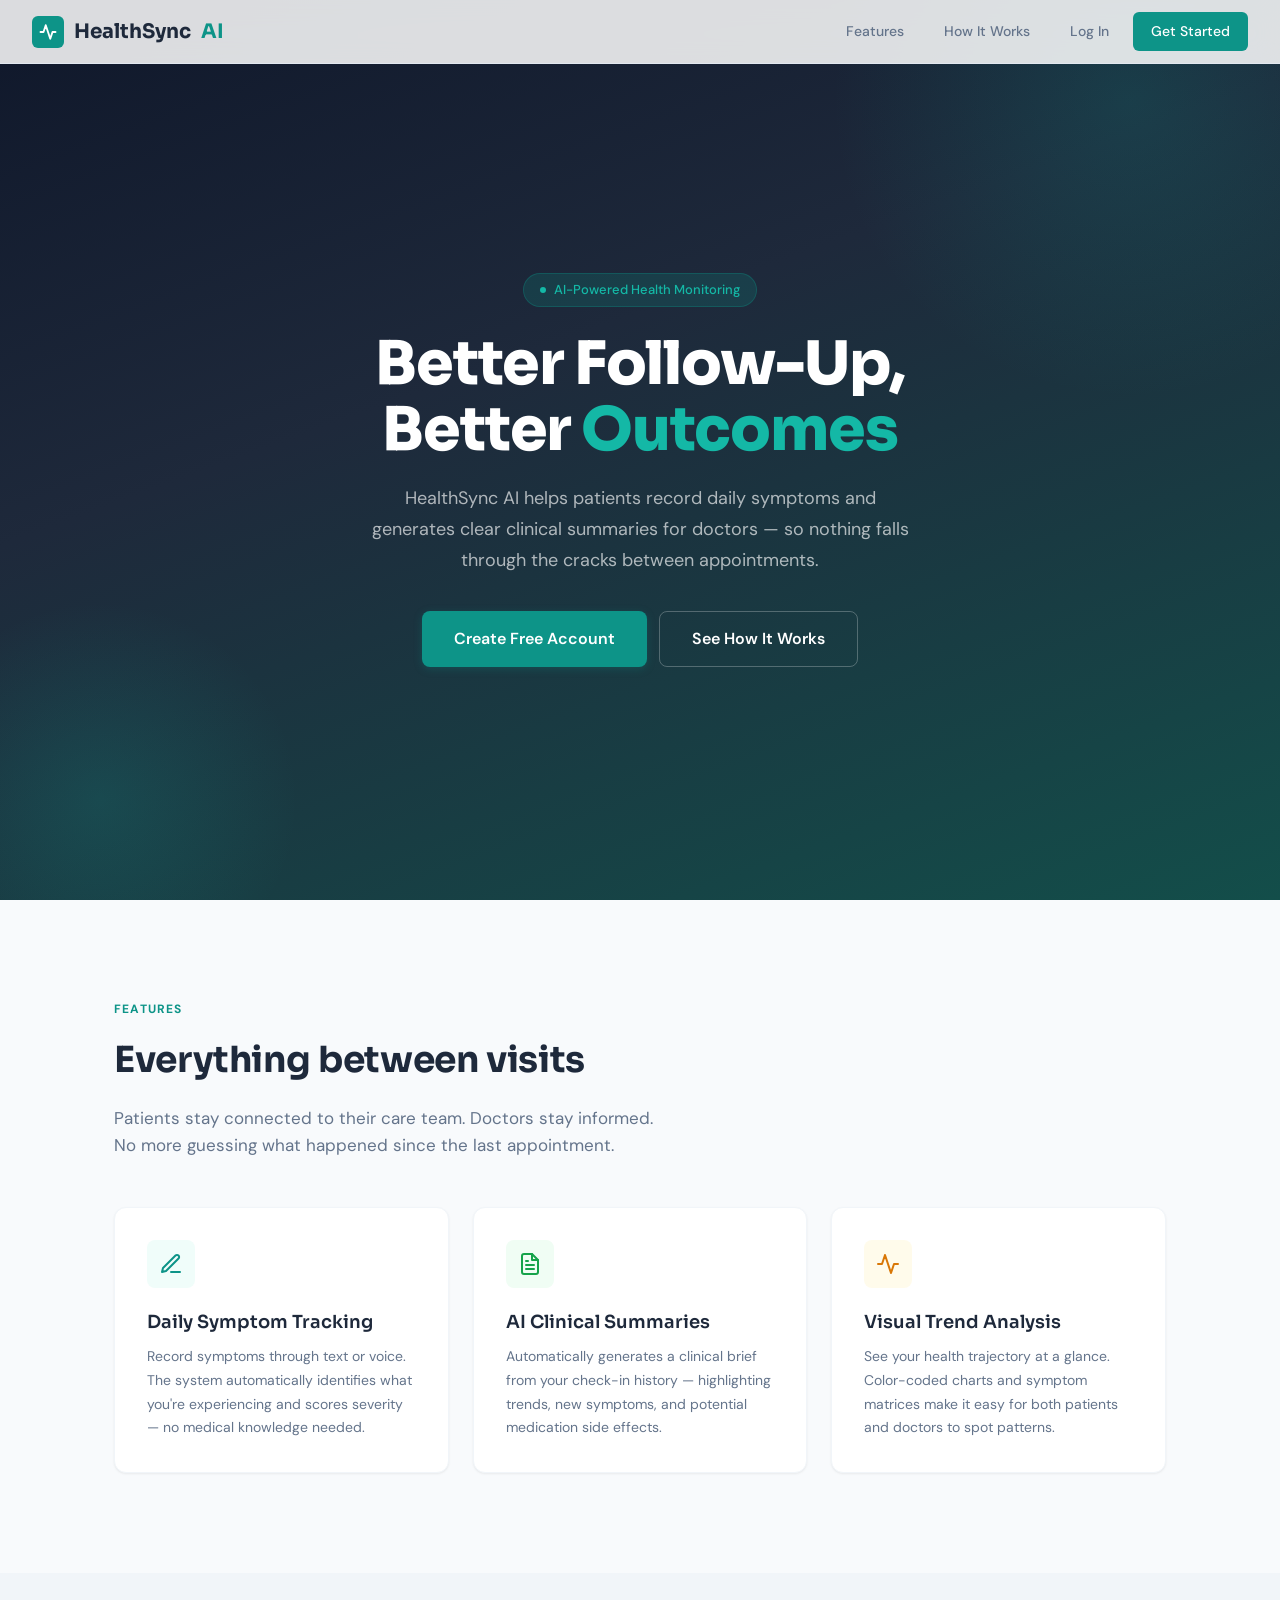
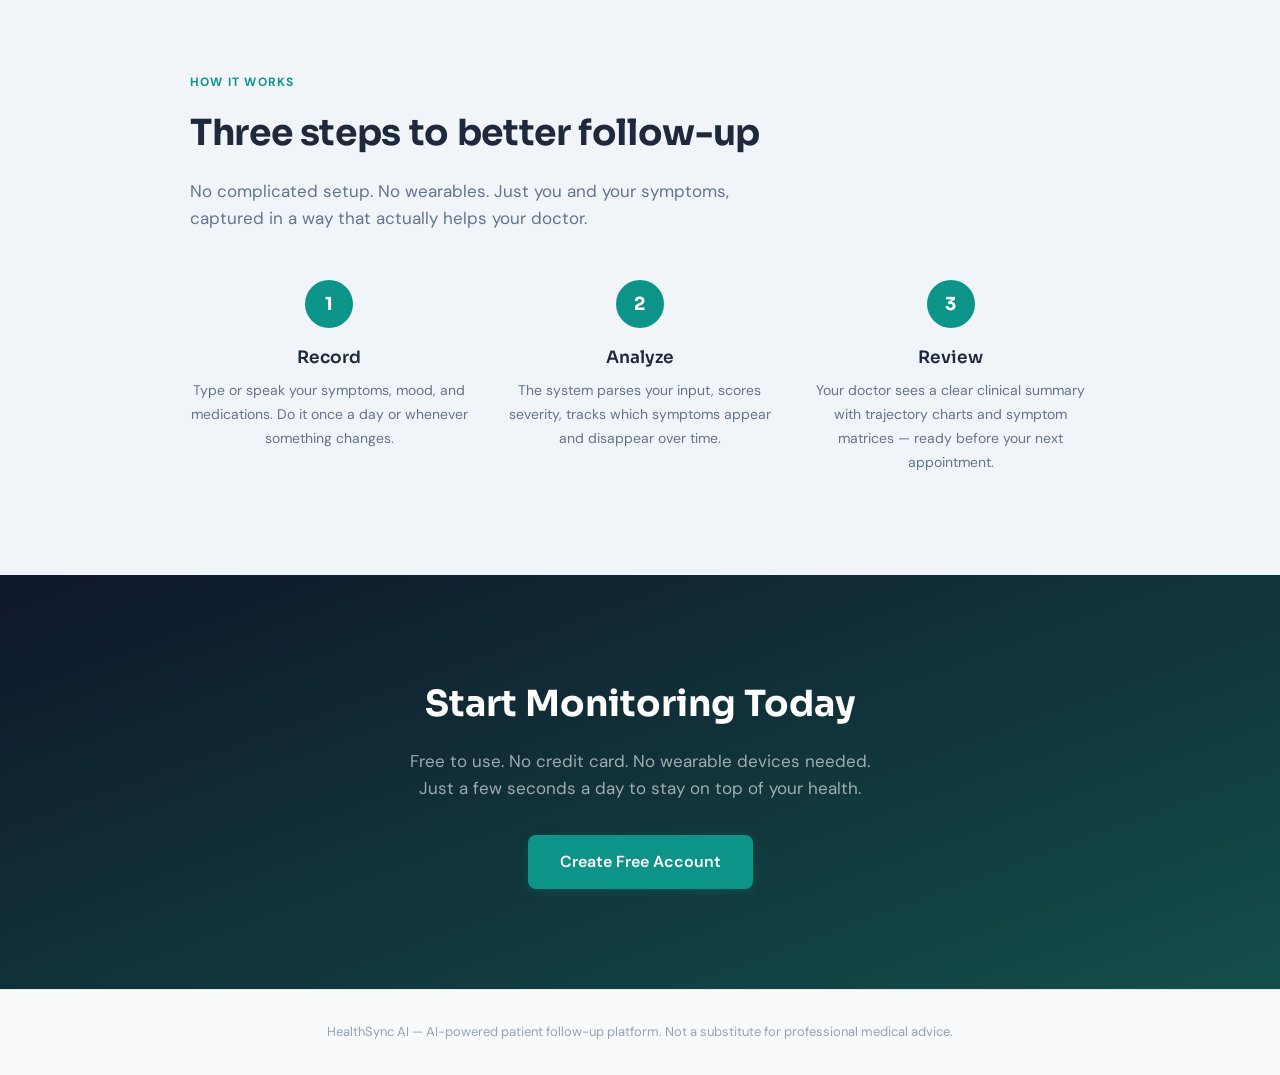
<file: frontend/index.html>
<!DOCTYPE html>
<html lang="en">
<head>
    <meta charset="UTF-8">
    <meta name="viewport" content="width=device-width, initial-scale=1.0">
    <title>HealthSync AI — AI-Powered Patient Follow-Up</title>
    <link rel="stylesheet" href="style.css">
</head>
<body>

<header class="site-header">
    <a href="/" class="logo">
        <div class="logo-icon">
            <svg width="18" height="18" viewBox="0 0 24 24" fill="none" stroke="currentColor" stroke-width="2.5" stroke-linecap="round" stroke-linejoin="round"><path d="M22 12h-4l-3 9L9 3l-3 9H2"/></svg>
        </div>
        HealthSync<span>AI</span>
    </a>
    <nav class="header-nav">
        <a href="#features" class="nav-link-text">Features</a>
        <a href="#how-it-works" class="nav-link-text">How It Works</a>
        <a href="/login">Log In</a>
        <a href="/register" class="btn-primary-sm">Get Started</a>
    </nav>
</header>

<section class="hero">
    <div class="hero-content">
        <div class="hero-badge">
            <span class="hero-badge-dot"></span>
            AI-Powered Health Monitoring
        </div>
        <h1>Better Follow-Up,<br>Better <em>Outcomes</em></h1>
        <p>HealthSync AI helps patients record daily symptoms and generates clear clinical summaries for doctors — so nothing falls through the cracks between appointments.</p>
        <div class="hero-buttons">
            <a href="/register" class="btn btn-primary btn-lg">Create Free Account</a>
            <a href="#how-it-works" class="btn btn-outline btn-lg">See How It Works</a>
        </div>
    </div>
</section>

<section class="features-section" id="features">
    <div class="section-label">Features</div>
    <h2 class="section-title">Everything between visits</h2>
    <p class="section-desc">Patients stay connected to their care team. Doctors stay informed. No more guessing what happened since the last appointment.</p>
    <div class="features-grid">
        <div class="feature-card">
            <div class="feature-icon teal">
                <svg width="24" height="24" viewBox="0 0 24 24" fill="none" stroke="currentColor" stroke-width="2" stroke-linecap="round" stroke-linejoin="round"><path d="M12 20h9"/><path d="M16.5 3.5a2.121 2.121 0 0 1 3 3L7 19l-4 1 1-4L16.5 3.5z"/></svg>
            </div>
            <h3>Daily Symptom Tracking</h3>
            <p>Record symptoms through text or voice. The system automatically identifies what you're experiencing and scores severity — no medical knowledge needed.</p>
        </div>
        <div class="feature-card">
            <div class="feature-icon green">
                <svg width="24" height="24" viewBox="0 0 24 24" fill="none" stroke="currentColor" stroke-width="2" stroke-linecap="round" stroke-linejoin="round"><path d="M14 2H6a2 2 0 0 0-2 2v16a2 2 0 0 0 2 2h12a2 2 0 0 0 2-2V8z"/><polyline points="14 2 14 8 20 8"/><line x1="16" y1="13" x2="8" y2="13"/><line x1="16" y1="17" x2="8" y2="17"/><polyline points="10 9 9 9 8 9"/></svg>
            </div>
            <h3>AI Clinical Summaries</h3>
            <p>Automatically generates a clinical brief from your check-in history — highlighting trends, new symptoms, and potential medication side effects.</p>
        </div>
        <div class="feature-card">
            <div class="feature-icon amber">
                <svg width="24" height="24" viewBox="0 0 24 24" fill="none" stroke="currentColor" stroke-width="2" stroke-linecap="round" stroke-linejoin="round"><polyline points="22 12 18 12 15 21 9 3 6 12 2 12"/></svg>
            </div>
            <h3>Visual Trend Analysis</h3>
            <p>See your health trajectory at a glance. Color-coded charts and symptom matrices make it easy for both patients and doctors to spot patterns.</p>
        </div>
    </div>
</section>

<section class="steps-section" id="how-it-works">
    <div class="steps-inner">
        <div class="section-label">How It Works</div>
        <h2 class="section-title">Three steps to better follow-up</h2>
        <p class="section-desc">No complicated setup. No wearables. Just you and your symptoms, captured in a way that actually helps your doctor.</p>
        <div class="steps-grid">
            <div class="step">
                <div class="step-number">1</div>
                <h3>Record</h3>
                <p>Type or speak your symptoms, mood, and medications. Do it once a day or whenever something changes.</p>
            </div>
            <div class="step">
                <div class="step-number">2</div>
                <h3>Analyze</h3>
                <p>The system parses your input, scores severity, tracks which symptoms appear and disappear over time.</p>
            </div>
            <div class="step">
                <div class="step-number">3</div>
                <h3>Review</h3>
                <p>Your doctor sees a clear clinical summary with trajectory charts and symptom matrices — ready before your next appointment.</p>
            </div>
        </div>
    </div>
</section>

<section class="cta-section">
    <h2>Start Monitoring Today</h2>
    <p>Free to use. No credit card. No wearable devices needed. Just a few seconds a day to stay on top of your health.</p>
    <a href="/register" class="btn btn-primary btn-lg">Create Free Account</a>
</section>

<footer class="landing-footer">
    HealthSync AI &mdash; AI-powered patient follow-up platform. Not a substitute for professional medical advice.
</footer>

<div id="toastContainer"></div>
</body>
</html>
</file>
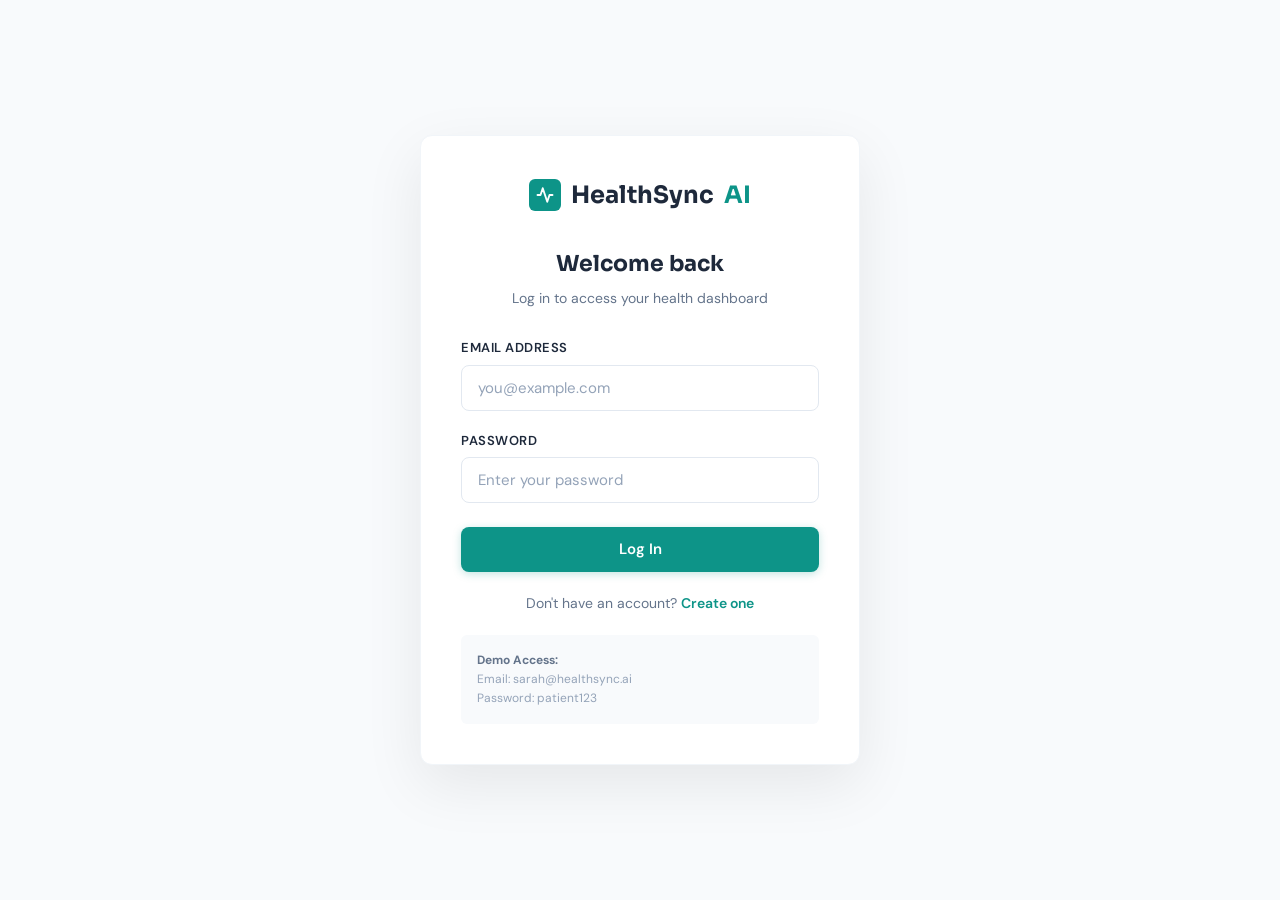
<file: frontend/login.html>
<!DOCTYPE html>
<html lang="en">
<head>
    <meta charset="UTF-8">
    <meta name="viewport" content="width=device-width, initial-scale=1.0">
    <title>Log In — HealthSync AI</title>
    <link rel="stylesheet" href="style.css">
</head>
<body>

<div class="auth-page">
    <div class="auth-card">
        <a href="/" class="logo">
            <div class="logo-icon">
                <svg width="18" height="18" viewBox="0 0 24 24" fill="none" stroke="currentColor" stroke-width="2.5" stroke-linecap="round" stroke-linejoin="round"><path d="M22 12h-4l-3 9L9 3l-3 9H2"/></svg>
            </div>
            HealthSync<span>AI</span>
        </a>
        <h2>Welcome back</h2>
        <p class="subtitle">Log in to access your health dashboard</p>

        <form id="loginForm">
            <div class="form-group">
                <label for="email">Email Address</label>
                <input type="email" id="email" class="form-input" placeholder="you@example.com" required>
            </div>
            <div class="form-group">
                <label for="password">Password</label>
                <input type="password" id="password" class="form-input" placeholder="Enter your password" required>
            </div>
            <div id="loginError" class="form-error" style="display:none"></div>
            <div class="form-actions">
                <button type="submit" class="btn btn-primary" style="width:100%">Log In</button>
            </div>
        </form>

        <div class="auth-footer">
            Don't have an account? <a href="/register">Create one</a>
        </div>

        <div style="margin-top:20px; padding:16px; background:var(--bg); border-radius:var(--radius-xs); font-size:12px; color:var(--text-muted);">
            <strong style="color:var(--text-secondary)">Demo Access:</strong><br>
            Email: sarah@healthsync.ai<br>
            Password: patient123
        </div>
    </div>
</div>

<div id="toastContainer"></div>
<script src="script.js"></script>
</body>
</html>
</file>
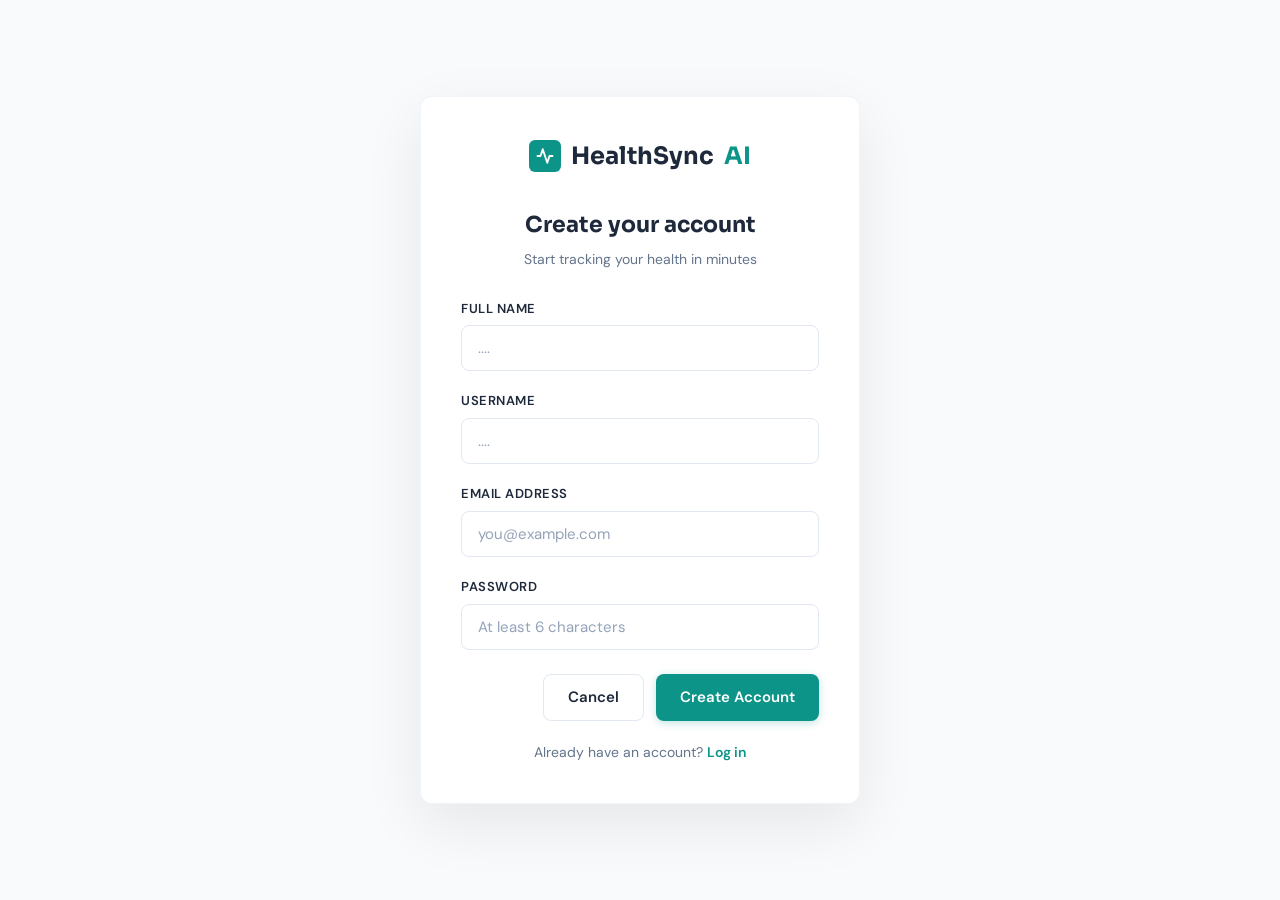
<file: frontend/register.html>
<!DOCTYPE html>
<html lang="en">
<head>
    <meta charset="UTF-8">
    <meta name="viewport" content="width=device-width, initial-scale=1.0">
    <title>Create Account — HealthSync AI</title>
    <link rel="stylesheet" href="style.css">
</head>
<body>

<div class="auth-page">
    <div class="auth-card">
        <a href="/" class="logo">
            <div class="logo-icon">
                <svg width="18" height="18" viewBox="0 0 24 24" fill="none" stroke="currentColor" stroke-width="2.5" stroke-linecap="round" stroke-linejoin="round"><path d="M22 12h-4l-3 9L9 3l-3 9H2"/></svg>
            </div>
            HealthSync<span>AI</span>
        </a>
        <h2>Create your account</h2>
        <p class="subtitle">Start tracking your health in minutes</p>

        <form id="registerForm">
            <div class="form-group">
                <label for="fullName">Full Name</label>
                <input type="text" id="fullName" class="form-input" placeholder="...." required>
            </div>
            <div class="form-group">
                <label for="username">Username</label>
                <input type="text" id="username" class="form-input" placeholder="...." required>
            </div>
            <div class="form-group">
                <label for="email">Email Address</label>
                <input type="email" id="email" class="form-input" placeholder="you@example.com" required>
            </div>
            <div class="form-group">
                <label for="password">Password</label>
                <input type="password" id="password" class="form-input" placeholder="At least 6 characters" required minlength="6">
            </div>
            <div id="registerError" class="form-error" style="display:none"></div>
            <div class="form-actions">
                <a href="/login" class="btn btn-secondary">Cancel</a>
                <button type="submit" class="btn btn-primary">Create Account</button>
            </div>
        </form>

        <div class="auth-footer">
            Already have an account? <a href="/login">Log in</a>
        </div>
    </div>
</div>

<div id="toastContainer"></div>
<script src="script.js"></script>
</body>
</html>
</file>
<file: frontend/style.css>
/* ═══════════════════════════════════════════════
   HealthSync AI — Medical Trust Design System
   ═══════════════════════════════════════════════ */

@import url('https://fonts.googleapis.com/css2?family=DM+Sans:wght@300;400;500;600;700&family=Sora:wght@400;500;600;700;800&display=swap');

:root {
    --primary: #0D9488;
    --primary-dark: #0F766E;
    --primary-light: #14B8A6;
    --primary-bg: #F0FDFA;
    --bg: #F8FAFC;
    --bg-alt: #F1F5F9;
    --card: #FFFFFF;
    --text: #1E293B;
    --text-secondary: #64748B;
    --text-muted: #94A3B8;
    --border: #E2E8F0;
    --border-light: #F1F5F9;
    --green: #22C55E;
    --green-dark: #16A34A;
    --green-bg: #F0FDF4;
    --amber: #F59E0B;
    --amber-dark: #D97706;
    --amber-bg: #FFFBEB;
    --red: #EF4444;
    --red-dark: #DC2626;
    --red-bg: #FEF2F2;
    --shadow-sm: 0 1px 3px rgba(0,0,0,0.04), 0 1px 2px rgba(0,0,0,0.03);
    --shadow: 0 10px 40px rgba(0,0,0,0.05);
    --shadow-lg: 0 20px 60px rgba(0,0,0,0.08);
    --radius: 12px;
    --radius-sm: 8px;
    --radius-xs: 6px;
    --font-heading: 'Sora', sans-serif;
    --font-body: 'DM Sans', sans-serif;
    --header-h: 64px;
    --sidebar-w: 300px;
}

/* ── Reset & Base ── */
*, *::before, *::after { box-sizing: border-box; margin: 0; padding: 0; }
html { scroll-behavior: smooth; }
body {
    font-family: var(--font-body);
    background: var(--bg);
    color: var(--text);
    line-height: 1.6;
    -webkit-font-smoothing: antialiased;
}
a { color: var(--primary); text-decoration: none; }
a:hover { color: var(--primary-dark); }
img { max-width: 100%; }
button { cursor: pointer; font-family: var(--font-body); }
input, textarea, select { font-family: var(--font-body); }

/* ── Toast Notifications ── */
#toastContainer {
    position: fixed; top: 20px; right: 20px; z-index: 10000;
    display: flex; flex-direction: column; gap: 8px;
}
.toast {
    padding: 14px 20px; border-radius: var(--radius-sm);
    color: #fff; font-size: 14px; font-weight: 500;
    transform: translateX(120%); transition: transform 0.3s ease;
    box-shadow: var(--shadow); max-width: 360px;
}
.toast.show { transform: translateX(0); }
.toast-success { background: var(--green-dark); }
.toast-error { background: var(--red-dark); }
.toast-info { background: var(--primary-dark); }
.toast-warning { background: var(--amber-dark); }

/* ── Header ── */
.site-header {
    position: fixed; top: 0; left: 0; right: 0; height: var(--header-h);
    background: rgba(255,255,255,0.85); backdrop-filter: blur(12px);
    border-bottom: 1px solid var(--border);
    display: flex; align-items: center; justify-content: space-between;
    padding: 0 32px; z-index: 1000;
}
.logo {
    font-family: var(--font-heading); font-weight: 700; font-size: 20px;
    color: var(--text); display: flex; align-items: center; gap: 10px;
}
.logo-icon {
    width: 32px; height: 32px; background: var(--primary);
    border-radius: var(--radius-xs); display: flex; align-items: center;
    justify-content: center; color: #fff;
}
.logo span { color: var(--primary); }
.header-nav { display: flex; align-items: center; gap: 8px; }
.header-nav a {
    padding: 8px 16px; border-radius: var(--radius-xs);
    color: var(--text-secondary); font-size: 14px; font-weight: 500;
    transition: all 0.2s;
}
.header-nav a:hover { color: var(--text); background: var(--bg); }
.header-nav .btn-primary-sm {
    background: var(--primary); color: #fff; padding: 8px 18px;
}
.header-nav .btn-primary-sm:hover { background: var(--primary-dark); color: #fff; }

/* ── Buttons ── */
.btn {
    display: inline-flex; align-items: center; justify-content: center; gap: 8px;
    padding: 12px 24px; border-radius: var(--radius-sm); font-size: 15px;
    font-weight: 600; border: none; transition: all 0.2s; line-height: 1.4;
}
.btn-primary {
    background: var(--primary); color: #fff;
    box-shadow: 0 2px 8px rgba(13,148,136,0.25);
}
.btn-primary:hover { background: var(--primary-dark); transform: translateY(-1px); box-shadow: 0 4px 16px rgba(13,148,136,0.3); }
.btn-secondary {
    background: var(--card); color: var(--text); border: 1px solid var(--border);
}
.btn-secondary:hover { background: var(--bg); border-color: var(--text-muted); }
.btn-ghost { background: transparent; color: var(--text-secondary); }
.btn-ghost:hover { color: var(--text); background: var(--bg); }
.btn-sm { padding: 8px 16px; font-size: 13px; }
.btn-lg { padding: 16px 32px; font-size: 16px; }
.btn-danger { background: var(--red); color: #fff; }
.btn-danger:hover { background: var(--red-dark); }

/* ── Forms ── */
.form-group { margin-bottom: 20px; }
.form-group label {
    display: block; font-size: 13px; font-weight: 600; color: var(--text);
    margin-bottom: 6px; text-transform: uppercase; letter-spacing: 0.04em;
}
.form-input {
    width: 100%; padding: 12px 16px; border: 1.5px solid var(--border);
    border-radius: var(--radius-sm); font-size: 15px; color: var(--text);
    background: var(--card); transition: all 0.2s; outline: none;
}
.form-input:focus { border-color: var(--primary); box-shadow: 0 0 0 3px rgba(13,148,136,0.1); }
.form-input::placeholder { color: var(--text-muted); }
textarea.form-input { resize: vertical; min-height: 100px; }
select.form-input { appearance: none; background-image: url("data:image/svg+xml,%3Csvg width='12' height='8' viewBox='0 0 12 8' fill='none' xmlns='http://www.w3.org/2000/svg'%3E%3Cpath d='M1 1.5L6 6.5L11 1.5' stroke='%2364748B' stroke-width='2' stroke-linecap='round' stroke-linejoin='round'/%3E%3C/svg%3E"); background-repeat: no-repeat; background-position: right 16px center; padding-right: 40px; }
.form-row { display: grid; grid-template-columns: 1fr 1fr; gap: 16px; }
.form-error { color: var(--red); font-size: 13px; margin-top: 4px; }
.form-actions { display: flex; gap: 12px; justify-content: flex-end; margin-top: 24px; }

/* ── Cards ── */
.card {
    background: var(--card); border-radius: var(--radius);
    border: 1px solid var(--border-light); box-shadow: var(--shadow-sm);
    padding: 24px; transition: box-shadow 0.2s;
}
.card:hover { box-shadow: var(--shadow); }
.card-header {
    display: flex; align-items: center; justify-content: space-between;
    margin-bottom: 20px;
}
.card-title {
    font-family: var(--font-heading); font-size: 16px; font-weight: 600;
    color: var(--text);
}

/* ── Auth Pages ── */
.auth-page {
    min-height: 100vh; display: flex; align-items: center; justify-content: center;
    padding: 24px; background: var(--bg);
}
.auth-card {
    width: 100%; max-width: 440px; padding: 40px;
    background: var(--card); border-radius: var(--radius);
    box-shadow: var(--shadow-lg); border: 1px solid var(--border-light);
}
.auth-card .logo { justify-content: center; margin-bottom: 32px; font-size: 24px; }
.auth-card h2 {
    font-family: var(--font-heading); font-size: 22px; font-weight: 700;
    text-align: center; margin-bottom: 6px;
}
.auth-card .subtitle { text-align: center; color: var(--text-secondary); font-size: 14px; margin-bottom: 28px; }
.auth-footer { text-align: center; margin-top: 20px; font-size: 14px; color: var(--text-secondary); }
.auth-footer a { font-weight: 600; }

/* ── Landing Page ── */
.hero {
    min-height: 100vh; display: flex; align-items: center; justify-content: center;
    text-align: center; padding: 120px 24px 80px; position: relative; overflow: hidden;
    background: linear-gradient(160deg, #0F172A 0%, #1E293B 40%, #134E4A 100%);
    color: #fff;
}
.hero::before {
    content: ''; position: absolute; width: 600px; height: 600px;
    background: radial-gradient(circle, rgba(13,148,136,0.2) 0%, transparent 70%);
    top: -200px; right: -150px; border-radius: 50%;
    animation: heroFloat 10s ease-in-out infinite;
}
.hero::after {
    content: ''; position: absolute; width: 400px; height: 400px;
    background: radial-gradient(circle, rgba(20,184,166,0.15) 0%, transparent 70%);
    bottom: -100px; left: -100px; border-radius: 50%;
    animation: heroFloat 8s ease-in-out infinite reverse;
}
@keyframes heroFloat {
    0%, 100% { transform: translate(0, 0) scale(1); }
    50% { transform: translate(30px, -20px) scale(1.05); }
}
.hero-content { position: relative; z-index: 1; max-width: 720px; }
.hero-badge {
    display: inline-flex; align-items: center; gap: 8px;
    padding: 6px 16px; border-radius: 50px;
    background: rgba(13,148,136,0.2); border: 1px solid rgba(13,148,136,0.3);
    font-size: 13px; font-weight: 500; color: var(--primary-light);
    margin-bottom: 24px;
}
.hero-badge-dot { width: 6px; height: 6px; border-radius: 50%; background: var(--primary-light); animation: pulse 2s infinite; }
@keyframes pulse { 0%, 100% { opacity: 1; } 50% { opacity: 0.4; } }
.hero h1 {
    font-family: var(--font-heading); font-size: clamp(36px, 6vw, 60px);
    font-weight: 800; line-height: 1.1; margin-bottom: 20px;
    letter-spacing: -0.02em;
}
.hero h1 em { font-style: normal; color: var(--primary-light); }
.hero p { font-size: 18px; color: rgba(255,255,255,0.65); max-width: 540px; margin: 0 auto 36px; line-height: 1.7; }
.hero-buttons { display: flex; gap: 12px; justify-content: center; flex-wrap: wrap; }
.hero-buttons .btn-primary { background: var(--primary); padding: 16px 32px; font-size: 16px; }
.hero-buttons .btn-primary:hover { background: var(--primary-light); }
.hero-buttons .btn-outline {
    background: transparent; color: #fff; border: 1.5px solid rgba(255,255,255,0.25);
    padding: 16px 32px; font-size: 16px;
}
.hero-buttons .btn-outline:hover { border-color: rgba(255,255,255,0.5); background: rgba(255,255,255,0.05); }

.features-section { padding: 100px 24px; max-width: 1100px; margin: 0 auto; }
.section-label {
    font-size: 12px; font-weight: 700; text-transform: uppercase;
    letter-spacing: 0.1em; color: var(--primary); margin-bottom: 12px;
}
.section-title {
    font-family: var(--font-heading); font-size: 36px; font-weight: 700;
    margin-bottom: 16px; letter-spacing: -0.01em;
}
.section-desc { color: var(--text-secondary); font-size: 17px; max-width: 560px; margin-bottom: 48px; }
.features-grid { display: grid; grid-template-columns: repeat(3, 1fr); gap: 24px; }
.feature-card {
    padding: 32px; border-radius: var(--radius); background: var(--card);
    border: 1px solid var(--border-light); box-shadow: var(--shadow-sm);
    transition: all 0.3s;
}
.feature-card:hover { transform: translateY(-4px); box-shadow: var(--shadow); }
.feature-icon {
    width: 48px; height: 48px; border-radius: var(--radius-sm);
    display: flex; align-items: center; justify-content: center;
    margin-bottom: 20px; font-size: 22px;
}
.feature-icon.teal { background: var(--primary-bg); color: var(--primary); }
.feature-icon.green { background: var(--green-bg); color: var(--green-dark); }
.feature-icon.amber { background: var(--amber-bg); color: var(--amber-dark); }
.feature-card h3 { font-family: var(--font-heading); font-size: 18px; font-weight: 600; margin-bottom: 8px; }
.feature-card p { color: var(--text-secondary); font-size: 14px; line-height: 1.7; }

.steps-section { padding: 100px 24px; background: var(--bg-alt); }
.steps-inner { max-width: 900px; margin: 0 auto; }
.steps-grid { display: grid; grid-template-columns: repeat(3, 1fr); gap: 32px; margin-top: 48px; }
.step { text-align: center; }
.step-number {
    width: 48px; height: 48px; border-radius: 50%; background: var(--primary);
    color: #fff; font-family: var(--font-heading); font-weight: 700; font-size: 18px;
    display: flex; align-items: center; justify-content: center;
    margin: 0 auto 16px;
}
.step h3 { font-family: var(--font-heading); font-size: 17px; font-weight: 600; margin-bottom: 8px; }
.step p { color: var(--text-secondary); font-size: 14px; line-height: 1.7; }

.cta-section {
    padding: 100px 24px; text-align: center;
    background: linear-gradient(160deg, #0F172A 0%, #134E4A 100%); color: #fff;
}
.cta-section h2 { font-family: var(--font-heading); font-size: 36px; font-weight: 700; margin-bottom: 16px; }
.cta-section p { color: rgba(255,255,255,0.6); font-size: 17px; margin-bottom: 32px; max-width: 480px; margin-left: auto; margin-right: auto; }

.landing-footer {
    padding: 32px 24px; text-align: center; color: var(--text-muted); font-size: 13px;
    border-top: 1px solid var(--border);
}

/* ── Dashboard ── */
.dashboard {
    display: flex; min-height: 100vh; padding-top: var(--header-h);
}
.sidebar {
    width: var(--sidebar-w); background: var(--card); border-right: 1px solid var(--border);
    padding: 24px; position: fixed; top: var(--header-h); bottom: 0;
    overflow-y: auto; display: flex; flex-direction: column; gap: 20px;
}
.main-content {
    flex: 1; margin-left: var(--sidebar-w); padding: 28px 32px 60px;
    max-width: calc(100% - var(--sidebar-w));
}

/* Patient card in sidebar */
.patient-card { padding: 0; }
.patient-card-header {
    padding: 20px; background: linear-gradient(135deg, var(--primary) 0%, var(--primary-dark) 100%);
    border-radius: var(--radius-sm) var(--radius-sm) 0 0; color: #fff;
}
.patient-card-header h3 { font-family: var(--font-heading); font-size: 18px; font-weight: 600; }
.patient-card-header .patient-email { font-size: 12px; opacity: 0.8; margin-top: 2px; }
.patient-card-body { padding: 16px 20px; }
.patient-stat { display: flex; justify-content: space-between; padding: 8px 0; font-size: 13px; border-bottom: 1px solid var(--border-light); }
.patient-stat:last-child { border-bottom: none; }
.patient-stat-label { color: var(--text-secondary); }
.patient-stat-value { font-weight: 600; }

/* Health score ring */
.health-ring-container { text-align: center; padding: 8px 0; }
.health-ring { width: 140px; height: 140px; margin: 0 auto; }
.health-ring .bg-circle { fill: none; stroke: var(--border); stroke-width: 8; }
.health-ring .progress-circle {
    fill: none; stroke-width: 8; stroke-linecap: round;
    transition: stroke-dashoffset 1.2s ease-out;
}
.health-ring .ring-score {
    font-family: var(--font-heading); font-size: 32px; font-weight: 700;
    fill: var(--text);
}
.health-ring .ring-label {
    font-size: 10px; fill: var(--text-secondary);
    text-transform: uppercase; letter-spacing: 0.06em; font-weight: 600;
}
.health-ring-caption { font-size: 12px; color: var(--text-secondary); margin-top: 4px; }

/* New checkin button */
.new-checkin-btn {
    width: 100%; padding: 14px; border-radius: var(--radius-sm);
    background: var(--primary); color: #fff; font-size: 15px; font-weight: 600;
    border: none; display: flex; align-items: center; justify-content: center; gap: 8px;
    box-shadow: 0 2px 8px rgba(13,148,136,0.25); transition: all 0.2s;
}
.new-checkin-btn:hover { background: var(--primary-dark); transform: translateY(-1px); }

.sidebar-section-title {
    font-size: 11px; font-weight: 700; text-transform: uppercase;
    letter-spacing: 0.08em; color: var(--text-muted); margin-bottom: 8px;
}
.sidebar-quick-stats { display: flex; flex-direction: column; gap: 8px; }
.quick-stat {
    display: flex; align-items: center; gap: 10px; padding: 10px 12px;
    background: var(--bg); border-radius: var(--radius-xs); font-size: 13px;
}
.quick-stat-dot {
    width: 8px; height: 8px; border-radius: 50%; flex-shrink: 0;
}
.quick-stat-label { color: var(--text-secondary); flex: 1; }
.quick-stat-value { font-weight: 600; }

/* ── Dashboard main sections ── */
.dash-section { margin-bottom: 24px; }
.dash-section-header {
    display: flex; align-items: center; justify-content: space-between;
    margin-bottom: 16px;
}
.dash-section-title {
    font-family: var(--font-heading); font-size: 17px; font-weight: 600;
}

/* Trend badges */
.trend-badge {
    display: inline-flex; align-items: center; gap: 6px;
    padding: 5px 14px; border-radius: 50px; font-size: 13px; font-weight: 600;
}
.trend-badge.improving { background: var(--green-bg); color: var(--green-dark); }
.trend-badge.worsening { background: var(--red-bg); color: var(--red-dark); }
.trend-badge.stable { background: var(--amber-bg); color: var(--amber-dark); }
.trend-arrow { font-size: 15px; }

/* Chart container */
.chart-card { padding: 24px 24px 16px; }
.chart-wrapper { position: relative; height: 280px; }
.chart-legend {
    display: flex; gap: 20px; justify-content: center; padding-top: 12px;
    border-top: 1px solid var(--border-light); margin-top: 8px;
}
.chart-legend-item { display: flex; align-items: center; gap: 6px; font-size: 12px; color: var(--text-secondary); }
.chart-legend-dot { width: 10px; height: 10px; border-radius: 50%; }

/* Two column grid */
.grid-2col { display: grid; grid-template-columns: 1fr 1.5fr; gap: 24px; }

/* Status cards */
.status-grid { display: grid; grid-template-columns: 1fr 1fr; gap: 12px; }
.status-item {
    padding: 14px; background: var(--bg); border-radius: var(--radius-xs);
    border-left: 3px solid var(--border);
}
.status-item.improving { border-left-color: var(--green); }
.status-item.worsening { border-left-color: var(--red); }
.status-item.stable { border-left-color: var(--amber); }
.status-item .status-label { font-size: 11px; color: var(--text-muted); text-transform: uppercase; letter-spacing: 0.06em; font-weight: 600; }
.status-item .status-value { font-size: 15px; font-weight: 700; margin-top: 4px; }

/* Symptom Heatmap */
.heatmap-scroll { overflow-x: auto; }
.heatmap-grid {
    display: grid; gap: 3px; min-width: max-content;
}
.heatmap-cell {
    width: 48px; height: 36px; border-radius: 4px; display: flex;
    align-items: center; justify-content: center; font-size: 11px;
    font-weight: 600; transition: all 0.2s;
}
.heatmap-cell.header {
    background: transparent; color: var(--text-muted); font-size: 10px;
    font-weight: 600; width: auto; min-width: 48px;
}
.heatmap-cell.symptom-name {
    background: transparent; color: var(--text); font-size: 12px;
    font-weight: 500; width: 100px; min-width: 100px; justify-content: flex-start;
    padding-left: 4px;
}
.heatmap-cell.empty { background: var(--bg); }
.heatmap-cell.severity-low { background: rgba(34,197,94,0.15); color: var(--green-dark); }
.heatmap-cell.severity-mid { background: rgba(245,158,11,0.2); color: var(--amber-dark); }
.heatmap-cell.severity-high { background: rgba(239,68,68,0.2); color: var(--red-dark); }
.heatmap-cell.severity-critical { background: rgba(239,68,68,0.4); color: #fff; }

/* Clinical Brief */
.clinical-brief {
    background: var(--bg); border-radius: var(--radius-sm); padding: 20px;
    font-size: 14px; line-height: 1.8; color: var(--text-secondary);
    white-space: pre-line; max-height: 240px; overflow-y: auto;
    border-left: 3px solid var(--primary);
}
.clinical-brief .flag-line { color: var(--red-dark); font-weight: 600; }

/* Checkin Timeline */
.timeline { display: flex; flex-direction: column; gap: 0; max-height: 400px; overflow-y: auto; }
.timeline-item {
    display: flex; gap: 16px; padding: 16px 0;
    border-bottom: 1px solid var(--border-light);
    animation: fadeInUp 0.3s ease;
}
.timeline-item:last-child { border-bottom: none; }
@keyframes fadeInUp {
    from { opacity: 0; transform: translateY(8px); }
    to { opacity: 1; transform: translateY(0); }
}
.timeline-dot-col { display: flex; flex-direction: column; align-items: center; width: 16px; flex-shrink: 0; padding-top: 4px; }
.timeline-dot {
    width: 10px; height: 10px; border-radius: 50%; background: var(--primary);
    flex-shrink: 0; position: relative;
}
.timeline-dot::after {
    content: ''; position: absolute; top: 14px; left: 50%; transform: translateX(-50%);
    width: 1.5px; height: calc(100% + 22px); background: var(--border);
}
.timeline-item:last-child .timeline-dot::after { display: none; }
.timeline-content { flex: 1; min-width: 0; }
.timeline-date { font-size: 12px; color: var(--text-muted); font-weight: 600; margin-bottom: 6px; }
.timeline-symptoms { display: flex; flex-wrap: wrap; gap: 6px; margin-bottom: 8px; }
.symptom-tag {
    padding: 3px 10px; border-radius: 50px; font-size: 11px; font-weight: 600;
}
.symptom-tag.mild { background: var(--green-bg); color: var(--green-dark); }
.symptom-tag.moderate { background: var(--amber-bg); color: var(--amber-dark); }
.symptom-tag.severe { background: var(--red-bg); color: var(--red-dark); }
.timeline-text { font-size: 13px; color: var(--text-secondary); margin-bottom: 6px; line-height: 1.6; }
.timeline-meta { font-size: 11px; color: var(--text-muted); display: flex; gap: 16px; }
.timeline-meta span { display: flex; align-items: center; gap: 4px; }

/* ── Modal ── */
.modal-overlay {
    position: fixed; inset: 0; background: rgba(15,23,42,0.5);
    backdrop-filter: blur(4px); z-index: 2000;
    display: flex; align-items: center; justify-content: center;
    padding: 24px; opacity: 0; pointer-events: none; transition: opacity 0.2s;
}
.modal-overlay.active { opacity: 1; pointer-events: all; }
.modal {
    background: var(--card); border-radius: var(--radius); box-shadow: var(--shadow-lg);
    width: 100%; max-width: 560px; max-height: 90vh; overflow-y: auto;
    padding: 32px; transform: translateY(20px) scale(0.97); transition: transform 0.25s;
}
.modal-overlay.active .modal { transform: translateY(0) scale(1); }
.modal h2 { font-family: var(--font-heading); font-size: 20px; font-weight: 700; margin-bottom: 4px; }
.modal .modal-subtitle { color: var(--text-secondary); font-size: 14px; margin-bottom: 24px; }

/* Voice button */
.voice-wrapper { position: relative; }
.voice-btn {
    position: absolute; bottom: 12px; right: 12px;
    width: 36px; height: 36px; border-radius: 50%; border: none;
    background: var(--bg); color: var(--text-secondary);
    display: flex; align-items: center; justify-content: center;
    transition: all 0.2s;
}
.voice-btn:hover { background: var(--primary-bg); color: var(--primary); }
.voice-btn.recording { background: var(--red-bg); color: var(--red); animation: voicePulse 1s infinite; }
@keyframes voicePulse {
    0%, 100% { box-shadow: 0 0 0 0 rgba(239,68,68,0.3); }
    50% { box-shadow: 0 0 0 8px rgba(239,68,68,0); }
}
.voice-btn svg { width: 18px; height: 18px; }

/* Empty state */
.empty-state {
    text-align: center; padding: 60px 24px; color: var(--text-muted);
}
.empty-state svg { width: 64px; height: 64px; margin-bottom: 16px; opacity: 0.4; }
.empty-state h3 { font-family: var(--font-heading); font-size: 18px; color: var(--text-secondary); margin-bottom: 8px; }
.empty-state p { font-size: 14px; max-width: 360px; margin: 0 auto; }

/* ── Dashboard header (inside main) ── */
.dash-header {
    display: flex; align-items: center; justify-content: space-between;
    margin-bottom: 28px;
}
.dash-header h1 {
    font-family: var(--font-heading); font-size: 24px; font-weight: 700;
}
.dash-header-actions { display: flex; align-items: center; gap: 12px; }
.user-menu {
    display: flex; align-items: center; gap: 10px; padding: 6px 14px 6px 6px;
    background: var(--bg); border-radius: 50px; cursor: pointer;
    transition: background 0.2s;
}
.user-menu:hover { background: var(--border); }
.user-avatar {
    width: 32px; height: 32px; border-radius: 50%; background: var(--primary);
    color: #fff; display: flex; align-items: center; justify-content: center;
    font-weight: 700; font-size: 13px;
}
.user-menu-name { font-size: 13px; font-weight: 600; }

/* ── Responsive ── */
@media (max-width: 1024px) {
    .features-grid, .steps-grid { grid-template-columns: 1fr 1fr; }
    .grid-2col { grid-template-columns: 1fr; }
    .sidebar { width: 260px; }
    .main-content { margin-left: 260px; }
}
@media (max-width: 768px) {
    .sidebar { display: none; }
    .main-content { margin-left: 0; padding: 20px 16px 60px; }
    .features-grid, .steps-grid { grid-template-columns: 1fr; }
    .form-row { grid-template-columns: 1fr; }
    .status-grid { grid-template-columns: 1fr; }
    .hero h1 { font-size: 32px; }
    .hero p { font-size: 15px; }
    .site-header { padding: 0 16px; }
    .header-nav .nav-link-text { display: none; }
}
</file>
